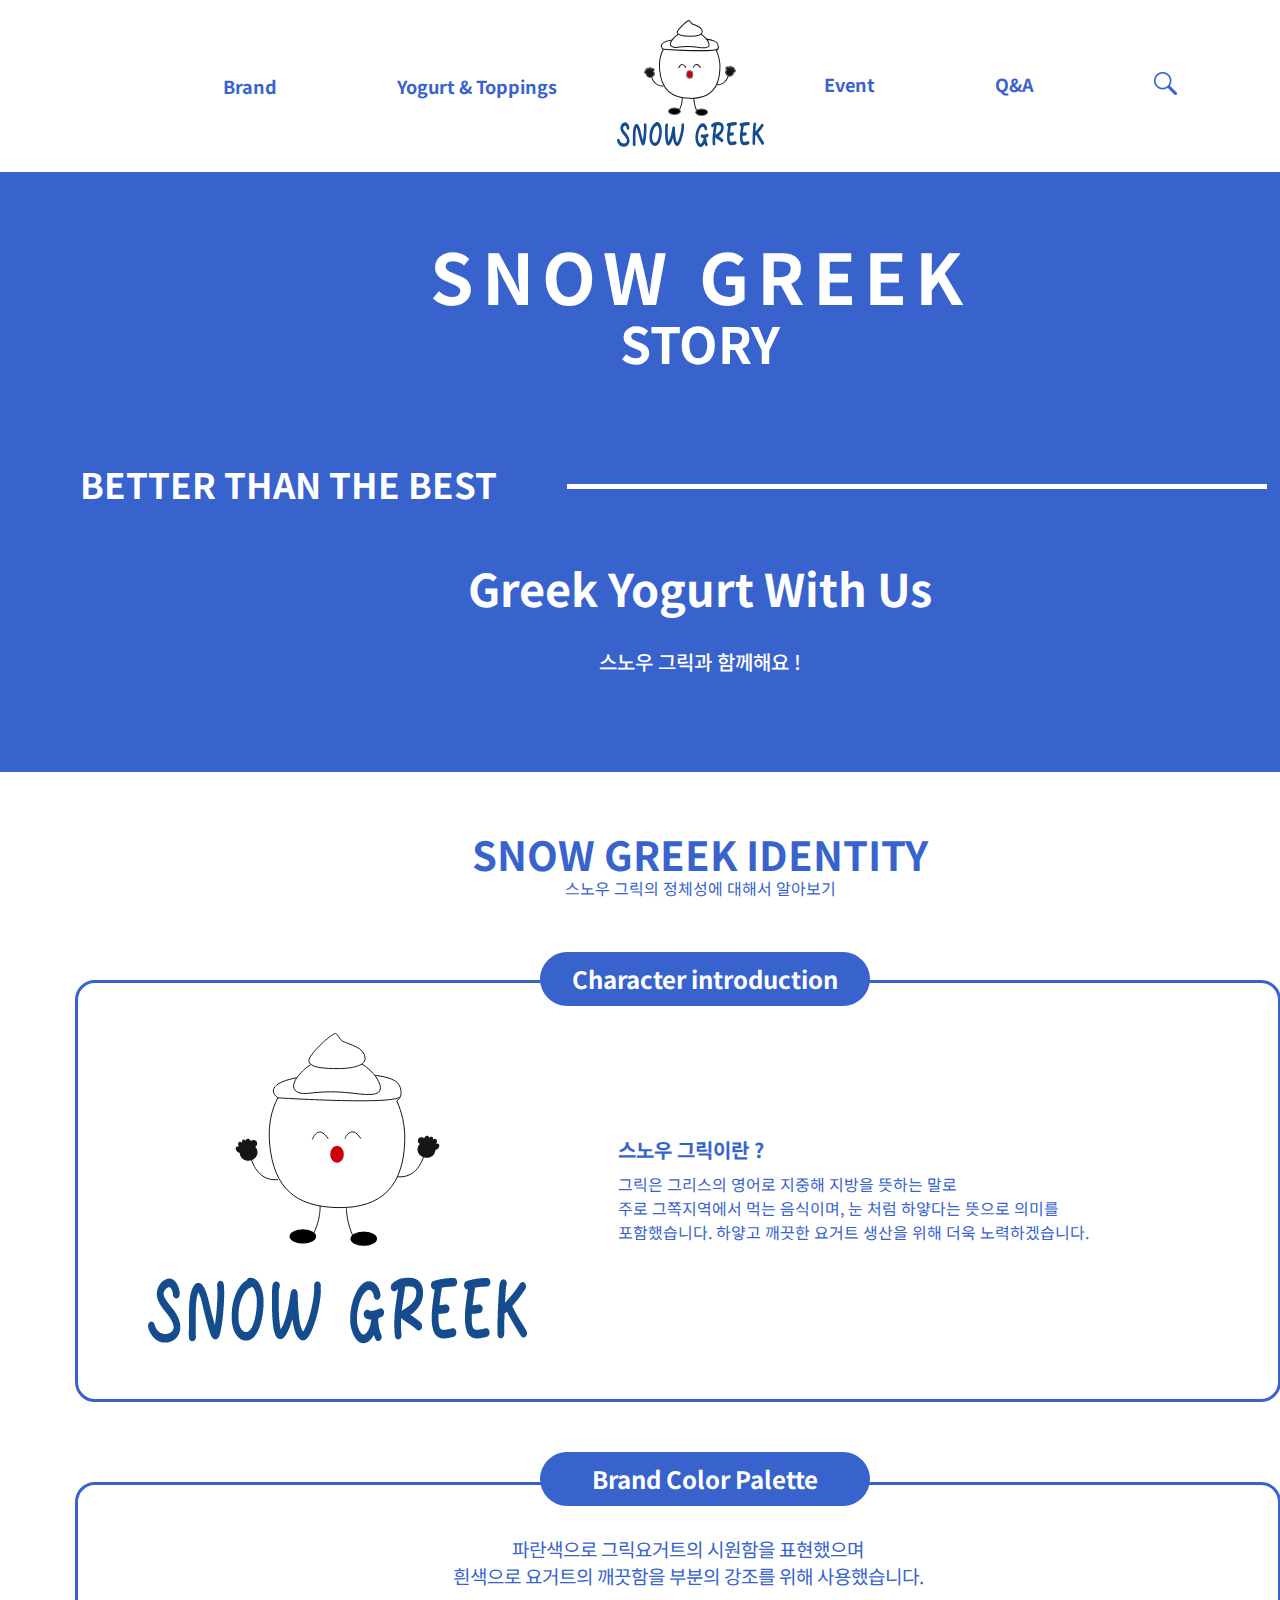
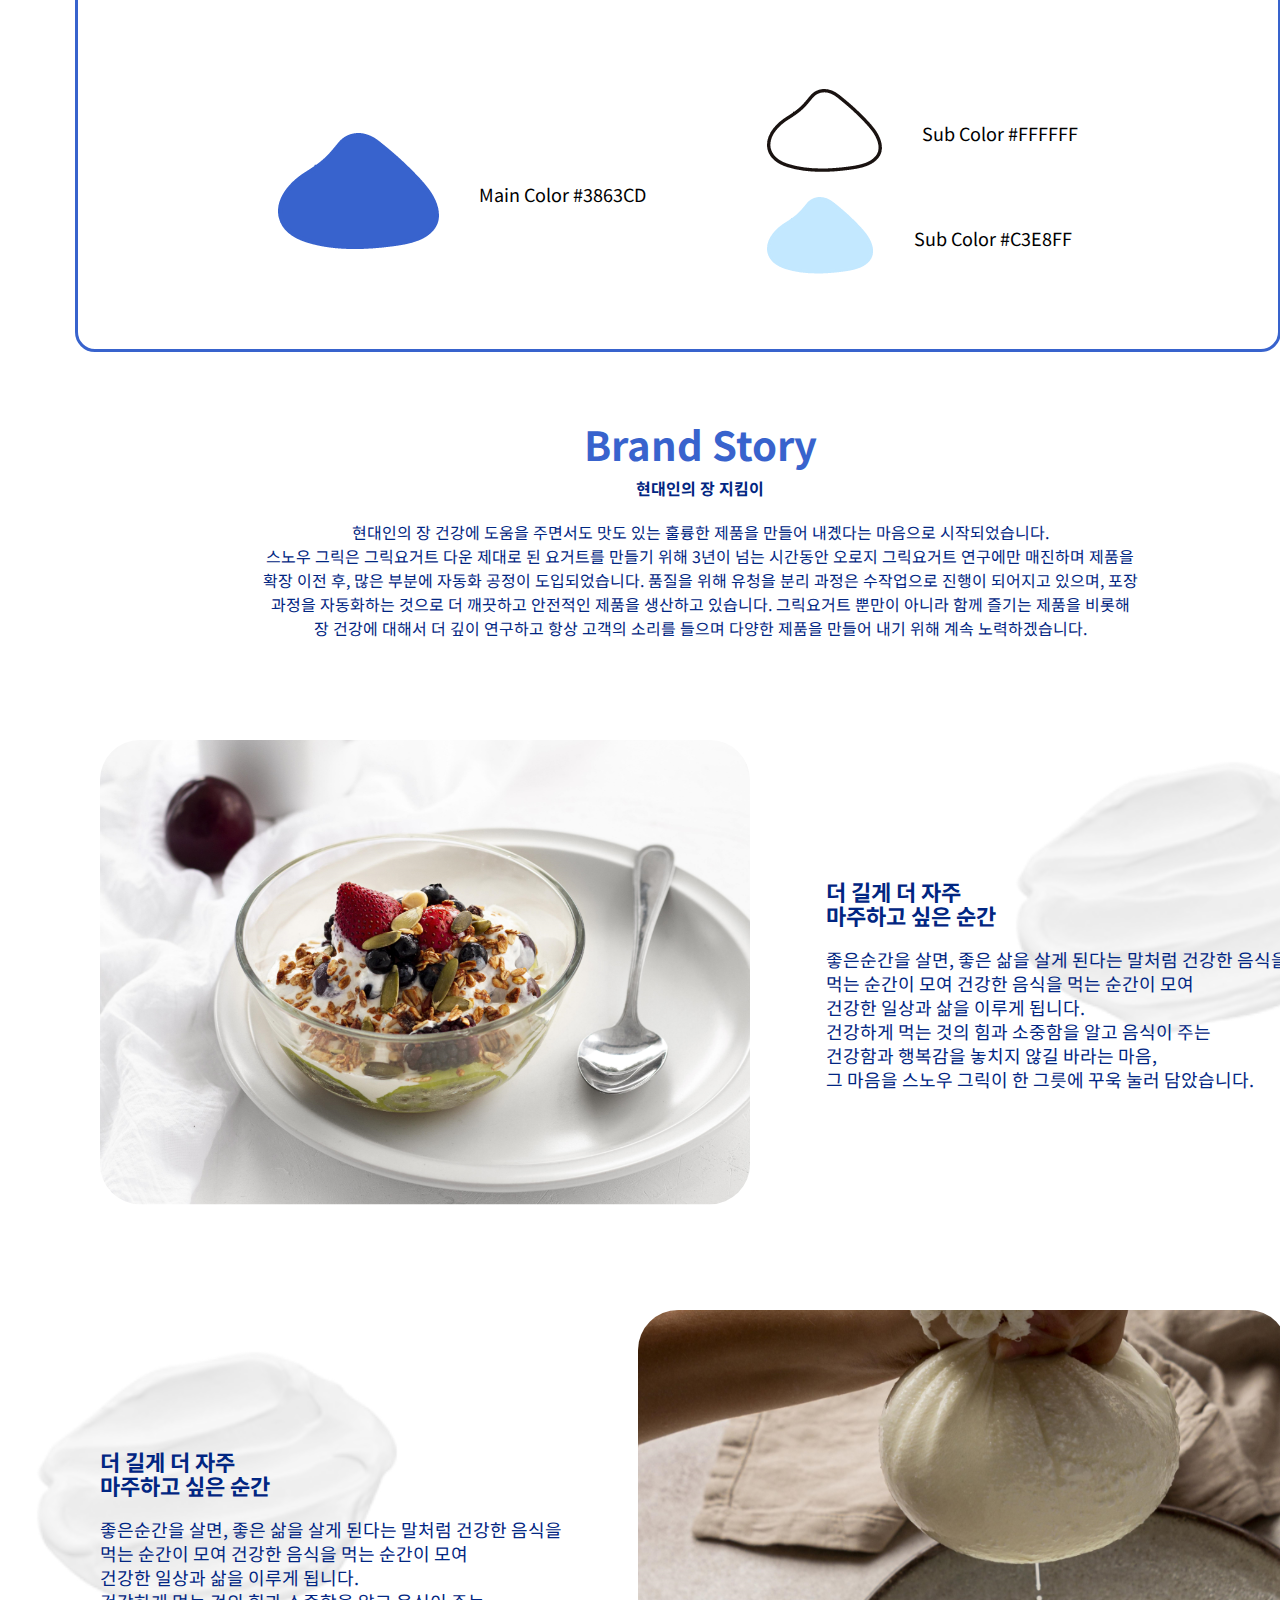
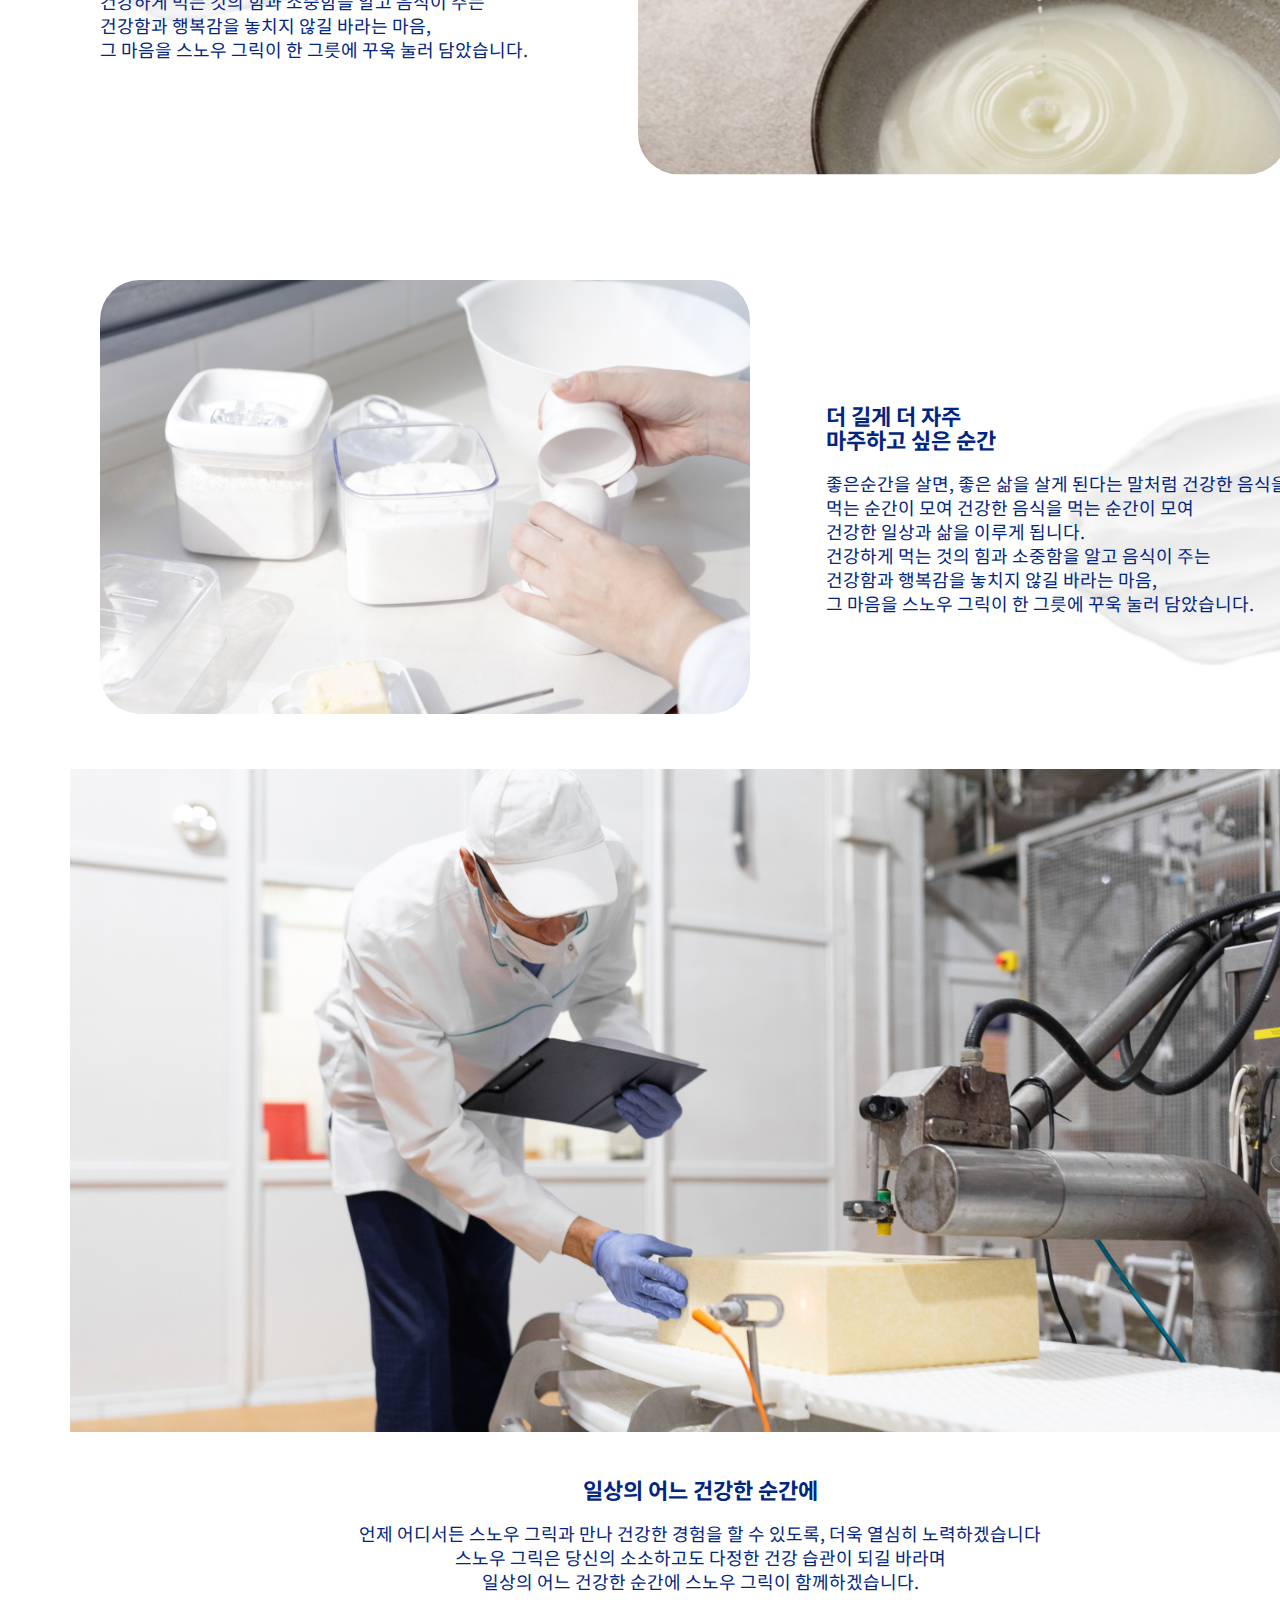
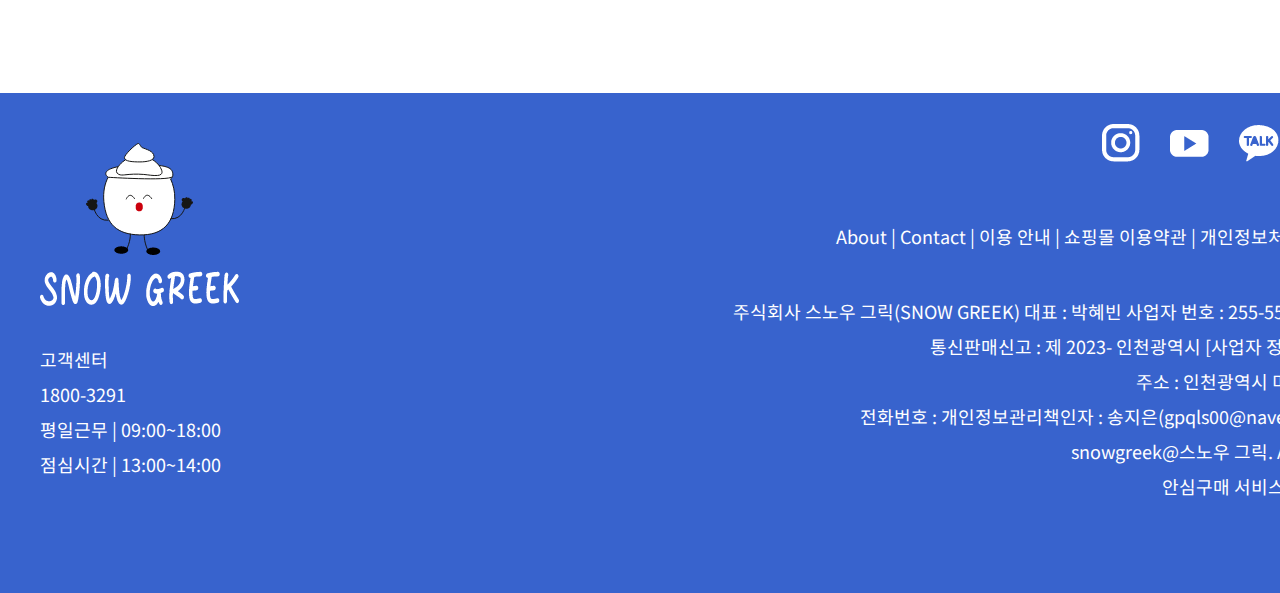
<file: sub/sub_index.html>
<!DOCTYPE html>
<html lang="en">

<head>
    <meta charset="UTF-8">
    <meta name="viewport" content="width=device-width, initial-scale=1.0">
    <title>SNOW GREEK</title>
    <link rel="icon" type="images" sizes="60x60" href="../images/favicon.png">
    <link rel="stylesheet" href="../css/headerstyle.css">
    <link rel="stylesheet" href="../css/sub_1.css">
    <link rel="preconnect" href="https://fonts.googleapis.com">
    <link rel="preconnect" href="https://fonts.gstatic.com" crossorigin>
    <link href="https://fonts.googleapis.com/css2?family=Great+Vibes&family=Noto+Sans+KR:wght@100..900&display=swap"
        rel="stylesheet">
    <link rel="stylesheet" href="../css/footer.css">

</head>

<body>
    <div id="wrap">
        <div id="header">
            <div class="nav">
                <ul class="gnb">
                    <li><a href="#">Brand</a></li>
                    <li><a href="#">Yogurt & Toppings</a></li>
                </ul>
                <div class="logo">
                    <h1 class="dealWithIt"><img src="../images/main/header/character.svg" alt="character"></h1>
                    <h1><img src="../images/main/header/logo.svg" alt="header"></h1>
                </div>
                <ul class="gnb">
                    <li><a href="#">Event</a></li>
                    <li><a href="#">Q&A</a></li>
                    <li class="icon"><a href="#"><img src="../images/main/header/search_icon.png" alt="search_icon"></a>
                    </li>
                </ul>
            </div>
        </div>
        <div id="main_banner">
            <div class="inner_main_banner">
                <p>
                <div class="main_banner_box">
                    <span class="text1">SNOW GREEK</span>
                    <span class="text2">STORY</span>
                </div>
                </p>
                <div class="line">
                    <h3 class="size2"> BETTER THAN THE BEST</h3>
                    <div class="soild"></div>
                </div>
                <div class="center">
                    <p class="size3">Greek Yogurt With Us</p>
                    <h4 class="size4">
                        스노우 그릭과 함께해요 !
                    </h4>
                </div>
            </div>
        </div>
        <div id="container">
            <div class="character_introduction">
                <h2 class="title">SNOW GREEK IDENTITY</h2>
                <p>
                    스노우 그릭의 정체성에 대해서 알아보기
                </p>

                <h2 class="title_bg">Character introduction</h2>
                <div class="character_introduction_box">
                    <div class="character_img">
                        <img src="../images/sub/brand_story/character.png" alt="character">
                    </div>
                    <div class="character_text">
                        <h3>
                            스노우 그릭이란 ?
                        </h3>
                        <p>
                            그릭은 그리스의 영어로 지중해 지방을 뜻하는 말로
                            <br>주로 그쪽지역에서 먹는 음식이며, 눈 처럼 하얗다는 뜻으로 의미를
                            <br>포함했습니다. 하얗고 깨끗한 요거트 생산을 위해 더욱 노력하겠습니다.
                        </p>
                    </div>

                </div>
                <h2 class="title_bg1">Brand Color Palette</h2>
                <div class="palette_box">
                    <p class="font">
                        파란색으로 그릭요거트의 시원함을 표현했으며
                        <br>흰색으로 요거트의 깨끗함을 부분의 강조를 위해 사용했습니다.
                    </p>
                    <div class="brand_color">
                        <ul class="main_color">
                            <li>
                                <div class="box">
                                    <div>
                                        <img src="../images/sub/brand_story/main_color.png" alt="main_color">
                                    </div>
                                    <div>
                                        <p>Main Color #3863CD</p>
                                    </div>
                                </div>
                            </li>
                        </ul>
                        <ul class="sub_color">
                            <li>
                                <div class="box">
                                    <div>
                                        <img src="../images/sub/brand_story/sub_color1.png" alt="sub_color1">
                                    </div>
                                    <div>
                                        <p>Sub Color #FFFFFF</p>
                                    </div>
                                </div>
                            </li>
                            <li>
                                <div class="box">
                                    <div>
                                        <img src="../images/sub/brand_story/sub_color2.png" alt="sub_color2">
                                    </div>
                                    <div>
                                        <p>Sub Color #C3E8FF </p>
                                    </div>
                                </div>
                            </li>
                        </ul>
                    </div>
                </div>
            </div>
            <div class="brand_story">
                <h2 class="title">Brand Story</h2>
                <h4>현대인의 장 지킴이</h4>
                <p>
                    현대인의 장 건강에 도움을 주면서도 맛도 있는 훌륭한 제품을 만들어 내곘다는 마음으로 시작되었습니다.
                </p>
                <p>
                    스노우 그릭은 그릭요거트 다운 제대로 된 요거트를 만들기 위해 3년이 넘는 시간동안 오로지 그릭요거트 연구에만 매진하며 제품을
                    <br>확장 이전 후, 많은 부분에 자동화 공정이 도입되었습니다. 품질을 위해 유청을 분리 과정은 수작업으로 진행이 되어지고 있으며, 포장
                    <br>과정을 자동화하는 것으로 더 깨끗하고 안전적인 제품을 생산하고 있습니다. 그릭요거트 뿐만이 아니라 함께 즐기는 제품을 비롯해
                    <br>장 건강에 대해서 더 깊이 연구하고 항상 고객의 소리를 들으며 다양한 제품을 만들어 내기 위해 계속 노력하겠습니다.
                </p>
                <div class="brand_story_box">
                    <div class="brand_story_img">
                        <img src="../images/sub/brand_story/brand_story1.png" alt="brand_story1">
                    </div>
                    <div class="brand_story_text">
                       <div class="position1 brand_story_bg">
                            <img src="../images/sub/brand_story/bg/yogurt_bg.png" alt="yogurt_bg">
                        </div>
                        <h4>
                            더 길게 더 자주
                            <br>마주하고 싶은 순간
                        </h4>
                        <p>
                            좋은순간을 살면, 좋은 삶을 살게 된다는 말처럼 건강한 음식을
                            <br>먹는 순간이 모여 건강한 음식을 먹는 순간이 모여
                            <br>건강한 일상과 삶을 이루게 됩니다.
                            <br>건강하게 먹는 것의 힘과 소중함을 알고 음식이 주는
                            <br>건강함과 행복감을 놓치지 않길 바라는 마음,
                            <br>그 마음을 스노우 그릭이 한 그릇에 꾸욱 눌러 담았습니다.
                        </p>
                         
                    </div>
                </div>
                <div class="brand_story_box">
                    <div class="brand_story_text">
                        <div class="position2 brand_story_bg">
                            <img src="../images/sub/brand_story/bg/yogurt_bg.png" alt="yogurt_bg">
                        </div>
                        <h4>
                            더 길게 더 자주
                            <br>마주하고 싶은 순간
                        </h4>
                        <p>
                            좋은순간을 살면, 좋은 삶을 살게 된다는 말처럼 건강한 음식을
                            <br>먹는 순간이 모여 건강한 음식을 먹는 순간이 모여
                            <br>건강한 일상과 삶을 이루게 됩니다.
                            <br>건강하게 먹는 것의 힘과 소중함을 알고 음식이 주는
                            <br>건강함과 행복감을 놓치지 않길 바라는 마음,
                            <br>그 마음을 스노우 그릭이 한 그릇에 꾸욱 눌러 담았습니다.
                        </p>
                    </div>
                    <div class="brand_story_img">
                        <img src="../images/sub/brand_story/brand_story2.png" alt="brand_story2">
                    </div>

                </div>
                <div class="brand_story_box">
                    <div class="brand_story_img">
                        <img src="../images/sub/brand_story/brand_story3.png" alt="brand_story3">
                    </div>
                    <div class="brand_story_text">
                        <div class="position3 brand_story_bg">
                            <img src="../images/sub/brand_story/bg/yogurt_bg.png" alt="yogurt_bg">
                        </div>
                        <h4>
                            더 길게 더 자주
                            <br>마주하고 싶은 순간
                        </h4>
                        <p>
                            좋은순간을 살면, 좋은 삶을 살게 된다는 말처럼 건강한 음식을
                            <br>먹는 순간이 모여 건강한 음식을 먹는 순간이 모여
                            <br>건강한 일상과 삶을 이루게 됩니다.
                            <br>건강하게 먹는 것의 힘과 소중함을 알고 음식이 주는
                            <br>건강함과 행복감을 놓치지 않길 바라는 마음,
                            <br>그 마음을 스노우 그릭이 한 그릇에 꾸욱 눌러 담았습니다.
                        </p>
                    </div>
                </div>
                <div class="brand_story_img1">
                    <img src="../images/sub/brand_story/brand_story4.png" alt="brand_story4">
                </div>
                <div class="brand_story_box2">
                    <h4>일상의 어느 건강한 순간에 </h4>
                    <p>
                        언제 어디서든 스노우 그릭과 만나 건강한 경험을 할 수 있도록, 더욱 열심히 노력하겠습니다
                        <br>스노우 그릭은 당신의 소소하고도 다정한 건강 습관이 되길 바라며
                        <br>일상의 어느 건강한 순간에 스노우 그릭이 함께하겠습니다.
                    </p>
                </div>
            </div>
        </div>
        <div id="footer">
            <div class="inner_footer">
                <div class="left_box">
                    <div class="footer_logo">
                        <img src="../images/main/footer/footer_logo.png" alt="footer_logo">
                    </div>
                    <p>
                        고객센터
                        <br>1800-3291
                        <br>평일근무 | 09:00~18:00
                        <br>점심시간 | 13:00~14:00
                    </p>
                </div>
                <div class="right_box">
                    <ul class="sns_icon">
                        <li>
                            <a href="#">
                                <img src="../images/main/footer/instagram_icon.png" alt="instagram_icon">
                            </a>
                        </li>
                        <li>
                            <a href="#">
                                <img src="../images/main/footer/youtube_icon.png" alt="youtube_icon">
                            </a>
                        </li>
                        <li>
                            <a href="#">
                                <img src="../images/main/footer/kakao_talk_icon.png" alt="kakao_talk_icon">
                            </a>
                        </li>
                        <li>
                            <a href="#">
                                <img src="../images/main/footer/tiktok_icon.png" alt="tiktok_icon">
                            </a>
                        </li>
                    </ul>
                    <p>
                        About | Contact | 이용 안내 | 쇼핑몰 이용약관 | 개인정보처리 방침
                    </p>
                    <p>
                        주식회사 스노우 그릭(SNOW GREEK) 대표 : 박혜빈 사업자 번호 : 255-55-56585
                        <br>통신판매신고 : 제 2023- 인천광역시 [사업자 정보확인]
                        <br>주소 : 인천광역시 미추홀구
                        <br>전화번호 : 개인정보관리책인자 : 송지은(gpqls00@naver.com)
                        <br>snowgreek@스노우 그릭. ALL RIG
                        <br>안심구매 서비스 가맹점
                    </p>
                </div>
            </div>
        </div>
    </div>
</body>

</html>
</file>
<file: css/headerstyle.css>
/* header */
#header{
    margin: 0px auto;
    width: 1320px;
    position: relative;
}
.nav{
     display: flex;
    justify-content: center;
    align-items: center;
   margin: 20px 0;
}
.gnb{
    display: flex;
}
.gnb1{
    display: flex;
}
.gnb li a{
    display: block;
    font-size: 18px;
    font-weight: bolder;
    color: #3863CD;
    padding: 0 60px;
}
.logo{
    display: flex;
    align-items: center;
    flex-direction: column;
}
h1{
    padding-bottom: 5px;
}
/* animation */
@keyframes dealWithIt {

    1% {
      transform: translate3d(0,0,0) scale(1);
      opacity: 1;
    }


    30% {
      transform: translate3d(0,160px,0) scale(1);
      opacity: 1;
    }

    70% {
      transform: translate3d(0,160px,0) scale(1);
      opacity: 1;
    }

    85% {
      transform: translate3d(0,160px,0) scale(1);
      opacity: 1;
    }

    99% {
      transform: translate3d(0,-2000px,0) scale(1);
    }

    to {
      visibility: hidden;
      opacity: 0;
    }

  }
  @keyframes dealWithItNorm {

    1% {

    }

    30% {
      transform: translate3d(0,0px,0) scale(1);
      opacity: 1;
    }

    40% {
      transform: rotate(10deg);
      opacity: 1;
    }

    50% {
      transform: rotate(-10deg);
    }

    60% {
      transform: rotate(10deg);
    }

    70% {
      transform: rotate(-10deg);
    }

    80% {
      transform: rotate(0deg);
    }


  }
  .dealWithIt::after {
    height: 300px;
    width: 300px;
    z-index: 5;
    background-repeat: no-repeat;
    content: '';
    /* background: url('http://www.stickpng.com/assets/thumbs/584999a27b7d4d76317f5ffe.png'); */
    animation-timing-function: ease-in-out;
    transform-origin: bottom center;
    animation-name: dealWithIt;
    /* animation-duration: 0s; */
    animation-fill-mode: forwards;
    vertical-align: baseline;
    position: absolute;
    top: -200%;
    right: -50%;
    bottom: -50%;
    left: -50%;
  }
   .dealWithIt {
     /*position: absolute;*/
     animation-timing-function: ease-in-out;
     transform-origin: bottom center;
     animation-name: dealWithItNorm;
     animation-duration: 5s;
     animation-iteration-count:infinite
   }
</file>
<file: css/sub_1.css>
* {
    margin: 0;
    padding: 0;
  }
  ul,
  ol {
    list-style: none;
  }
  
  a {
    text-decoration: none;
    color: inherit;
  }
  
  html {
    font-size: 16px;
    font-family: "Noto Sans KR", sans-serif;
    line-height: 1.5em;
    color: #333;
  }
  #wrap{
    min-width: 1400px;
    overflow: hidden;
  }
  /* main_banner */
  #main_banner{
    background-color: #3863CD;
    height: 600px;
    font-weight: bolder;
    color: #fff;
  }
  .inner_main_banner{
    margin: 0 auto;
    width: 1320px;
    position: relative;
  }
  .main_banner_box{
    text-align: center;
    position: absolute;
    top: 80px;
    left: 50%;
    transform: translate(-50%, -50%);
    width: 100%;
  }
  .main_banner_box span{
    text-transform: uppercase;
    display: block;
  }
  .text1{
    color: white;
    font-size: 60px;
    font-weight: 700;
    letter-spacing: 8px;
    margin-bottom: 20px;
    animation: text 2.5s 1;
    text-align: center;
    font-size: 70px;
    line-height: 70px;
    padding-top: 90px;
  }
  .text2{
    font-size: 50px;
  }
  @keyframes text {
    0%{
    color: #3863CD;
      margin-bottom: -40px;
    }
    30%{
      letter-spacing: 25px;
      margin-bottom: -40px;
    }
  }
  .size1{
    text-align: center;
    font-size: 70px;
    line-height: 70px;
    padding-top: 90px;
  }
  .line{
    display: flex;
    margin-left: 40px;
    padding-top: 230px;
  }
  .size2{
    font-size: 35px;
    padding-top: 70px;
  }
  .soild{
    border-bottom: #fff solid 5px;
    width: 700px;
    margin-bottom: 17px;
    margin-left: 70px;
  }
  .center{
    text-align: center;
  }
  .size3{
    font-size: 45px;
    padding-top: 70px;
  }
  .size4{
    font-size: 20px;
    padding-top: 50px;
    font-weight: 500;
  }
  /* container */
  #container{
    margin: 0px auto;
    width: 1320px;
  }
.character_introduction{
    text-align: center;
    position: relative;
    color: #3863CD;
}
  .character_introduction_box{
    display: flex;
    text-align: left;
    align-items: center;
    justify-content: space-between;
  }
  .character_introduction h2{
    margin: 70px 0 10px 0;
    text-align: center;
  }
  .title{
    font-size: 40px;
    color: #3863CD;
  }
  .character_img{
    margin-left: 70px;
  }
  .character_text{
    width: 55%;
  }
  .title_bg{
    background-color: #3863CD;
    width: 300px;
    border-radius: 50px;
    padding: 15px;
    color: #fff;
    position: absolute;
    top: 40px;
    left: 500px;
  }
  .character_introduction_box{
    border: #3863CD solid 3px;
    padding: 50px 0;
    border-radius: 20px;
    width: 1200px;
    margin-left: 35px;
    margin-top: 80px;
  }
  .title_bg1{
    background-color: #3863CD;
    width: 300px;
    border-radius: 50px;
    padding: 15px;
    color: #fff;
    position: absolute;
    top: 540px;
    left: 500px;
  }
  .palette_box{
    border: #3863CD solid 3px;
    padding: 50px 0;
    border-radius: 20px;
    width: 1200px;
    margin-left: 35px;
    margin-top: 80px;
  }
  .brand_color{
    display: flex;
    justify-content: space-between;
    align-items: center;
    width: 800px;
    padding-left: 200px;
    padding-top: 100px;
    color: black;
  }
  h3{
    padding-bottom: 10px;
    font-size: 20px;
  }
  .font{
    font-size: 19px;
    line-height: 27px;
    padding-left: 20px;
  }
  .brand_color p{
    font-size: 18px;
  }
  .sub_color li{
    padding-bottom: 20px;
  }
  .brand_story{
    margin-top: 80px;
    text-align: center;
    color: #012682;
  }
  h4{
    padding: 20px 0;
  }
  .brand_story_box{
    display: flex;
    justify-content: space-between;
    text-align: left;
    align-items: center;
    width: 90%;
    margin-left: 60px;
    padding-top: 100px;
  }
  .brand_story_text{
position: relative;
  }
  .position1{
    position: absolute;
    top: -120px;
    right: 70PX;
    opacity: 0.5;
    z-index: -1;
  }
  .position2{
    position: absolute;
    top: -100px;
    left: -80PX;
    opacity: 0.5;
    z-index: -1;
  }
  .position3{
    position: absolute;
    bottom: -80px;
    right: 20PX;
    opacity: 0.5;
    z-index: -1;
  }
  .brand_story_bg img{
    width: 170%;
  }
  .brand_story_text h4{
    font-size: 22px;
  }
  .brand_story_text p{
    font-size: 18px;
  }
  .brand_story_img1{
    margin-top: 50px;
  }
  .brand_story_box2 h4{
    font-size: 22px;
    padding-top: 40px;
  }
  .brand_story_box2 p{
     font-size: 18px;
     margin-bottom: 100px;
  }
  @keyframes updo1 {
    0% {
        transform: translate(0, -10px)
    }

    50% {
        transform: translate(0, 0px)
    }

    100% {
        transform: translate(0, -10px)
    }}

  .brand_story_bg img {
   margin-left: 10px;
   animation: updo1 2s linear infinite;
  } 
  .box{
    display: flex;
    align-items: center;
  }
  .box p{
    padding-left: 40px;
  }
</file>
<file: css/footer.css>
/* footer */
#footer{
    background-color: #3863CD;
    color: #fff;
    height: 500px;
}
.inner_footer{
    margin: 50px auto;
    width: 1320px;
    display: flex;
    justify-content: space-between;
}
.sns_icon{
    display: flex;
    align-items: center;
    justify-content: flex-end;
}
.sns_icon li a{
    display: block;
    padding: 30px 15px;
}
.sns_icon li a:hover{
    opacity: 40%;
}
.right_box{
    text-align: right;
}
.right_box P{
    padding: 20px;
    font-size: 18px;
    line-height: 35px;
}
.left_box{
    padding-top: 50px;
}
.left_box p{
    padding-top: 30px;
    font-size: 18px;
    line-height: 35px;
}
</file>
